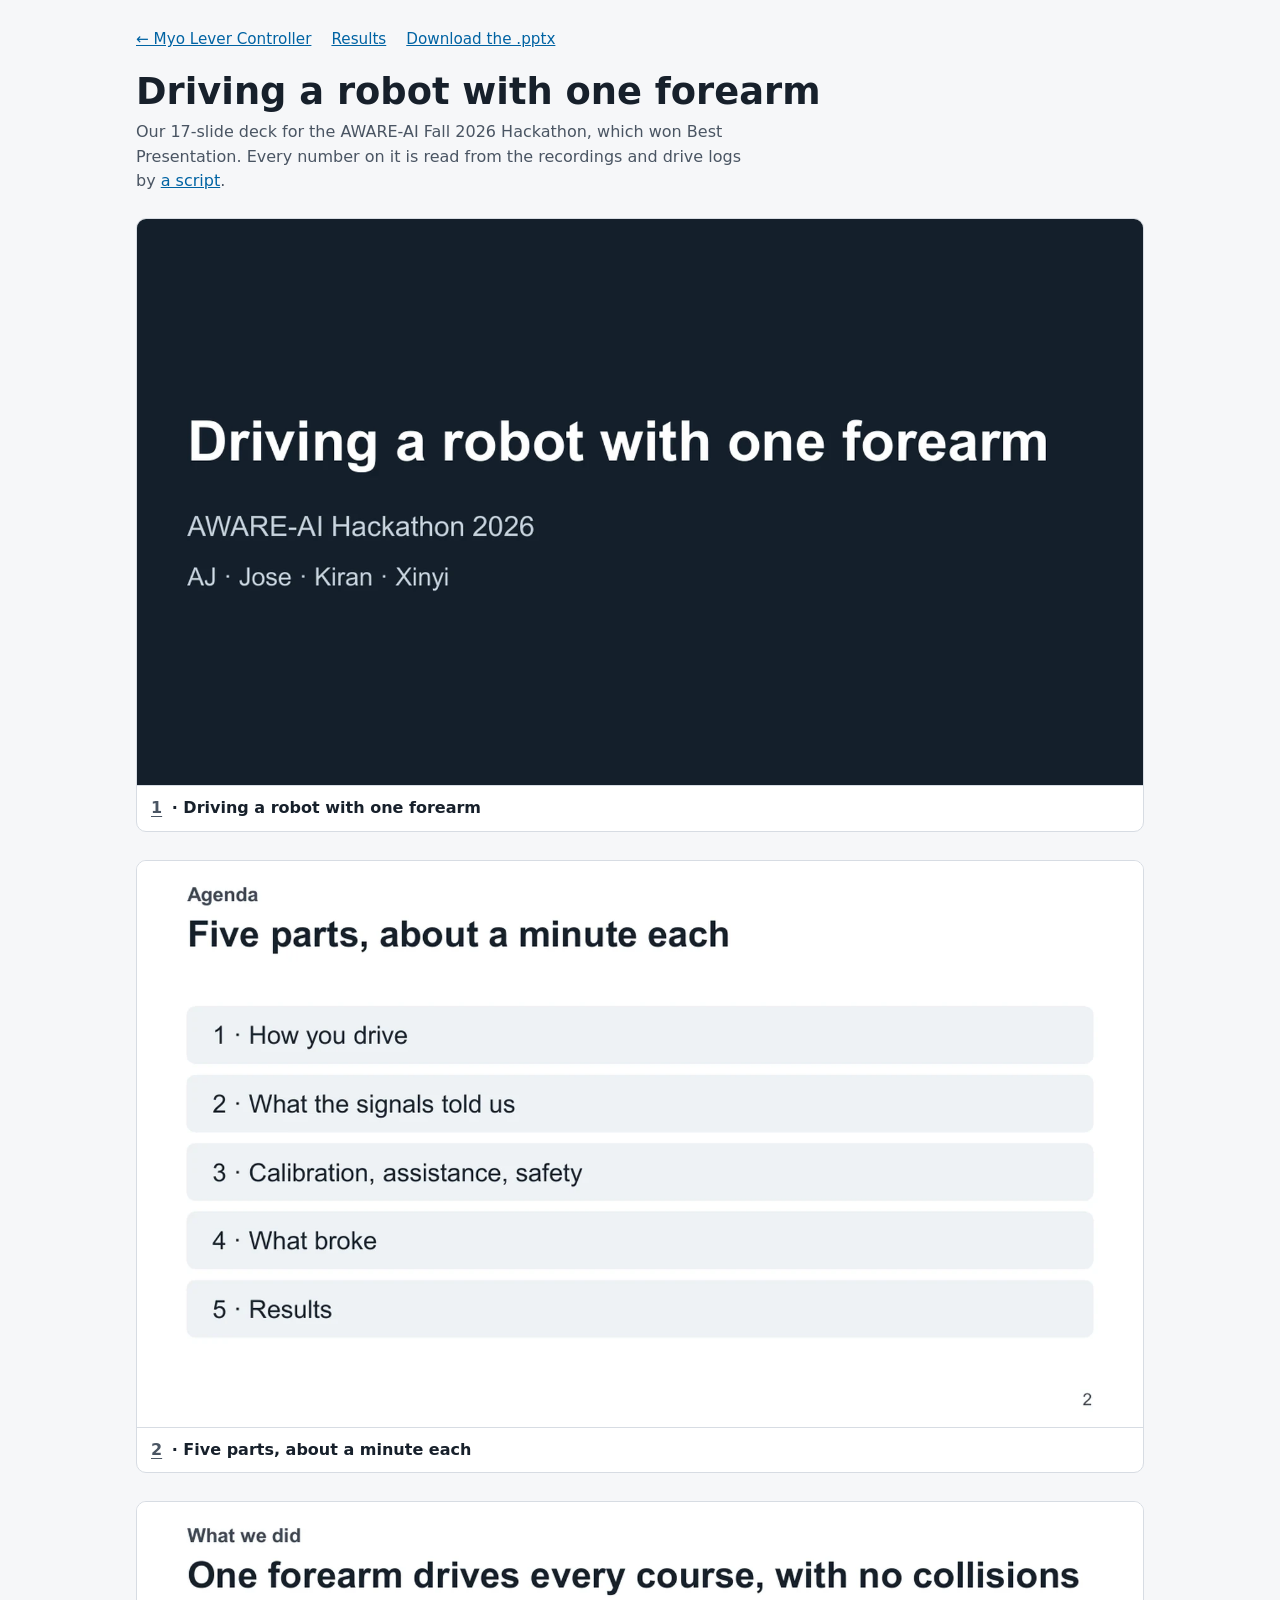
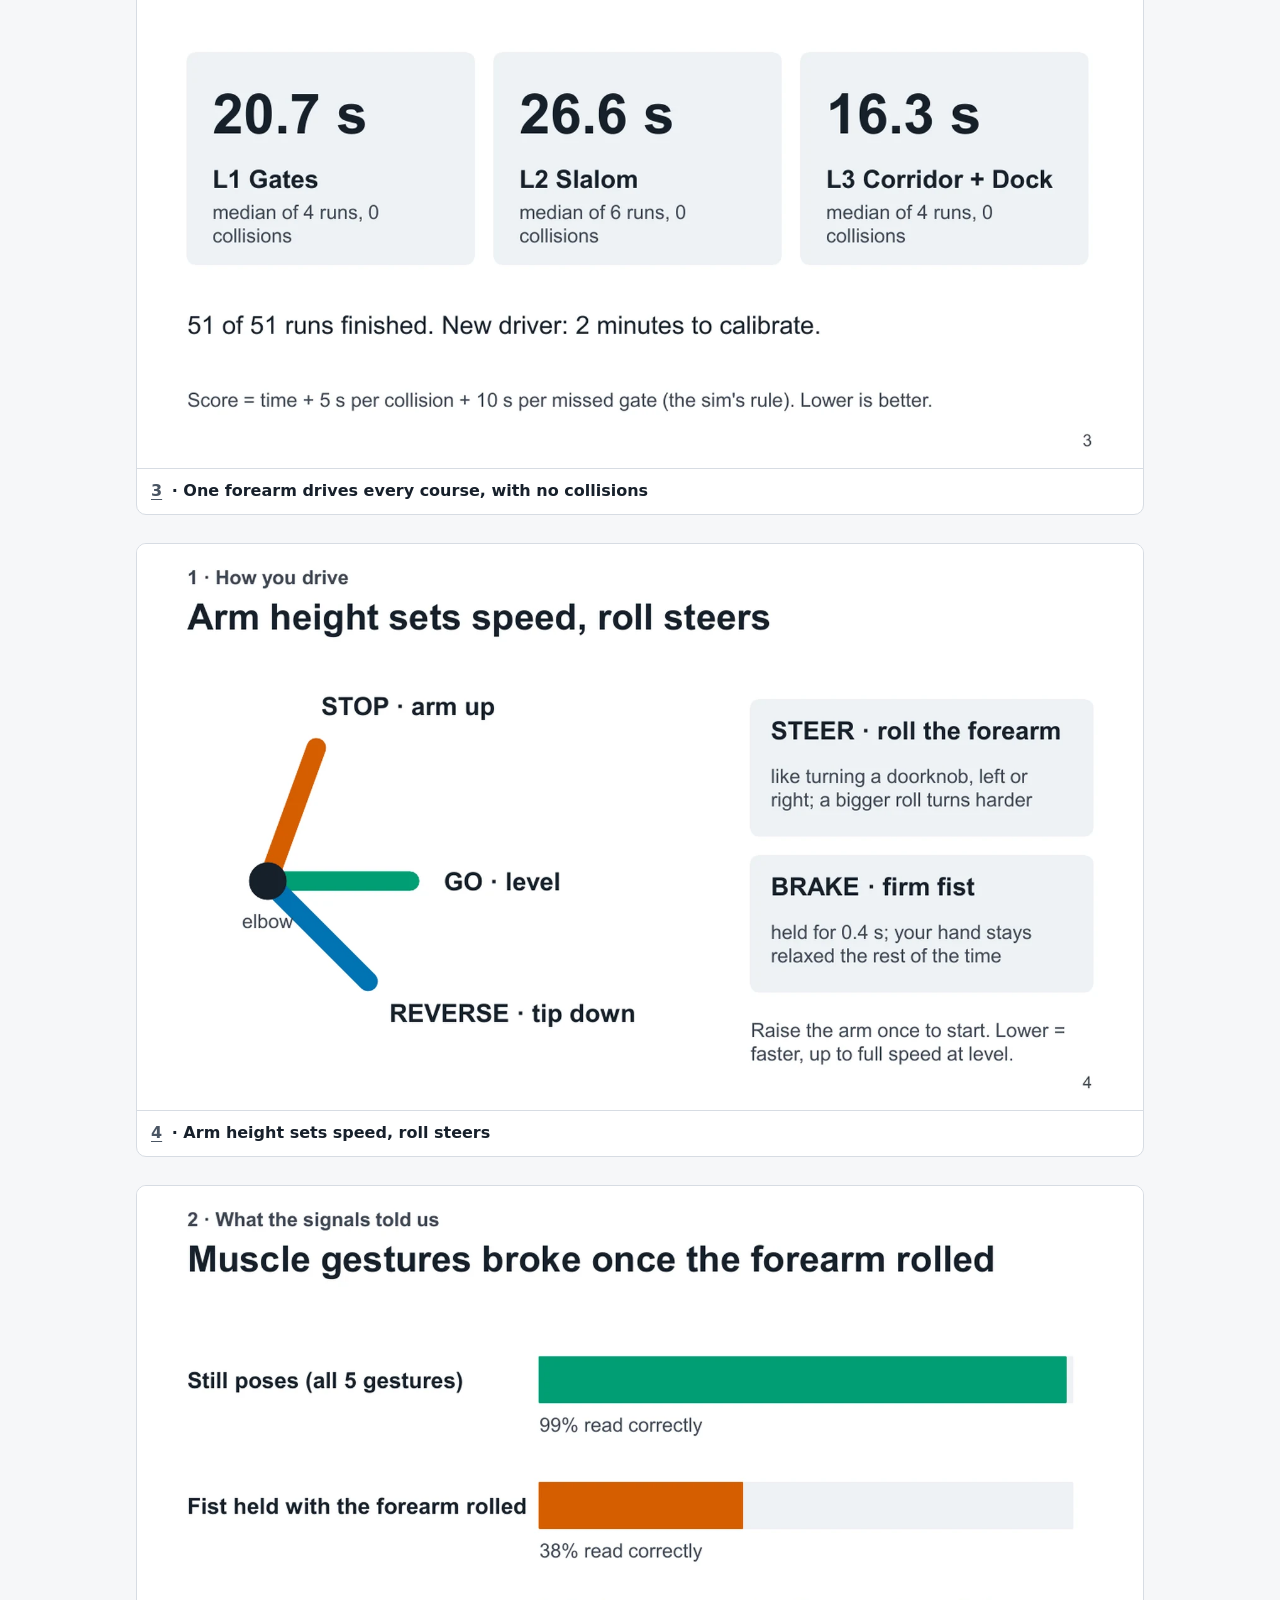
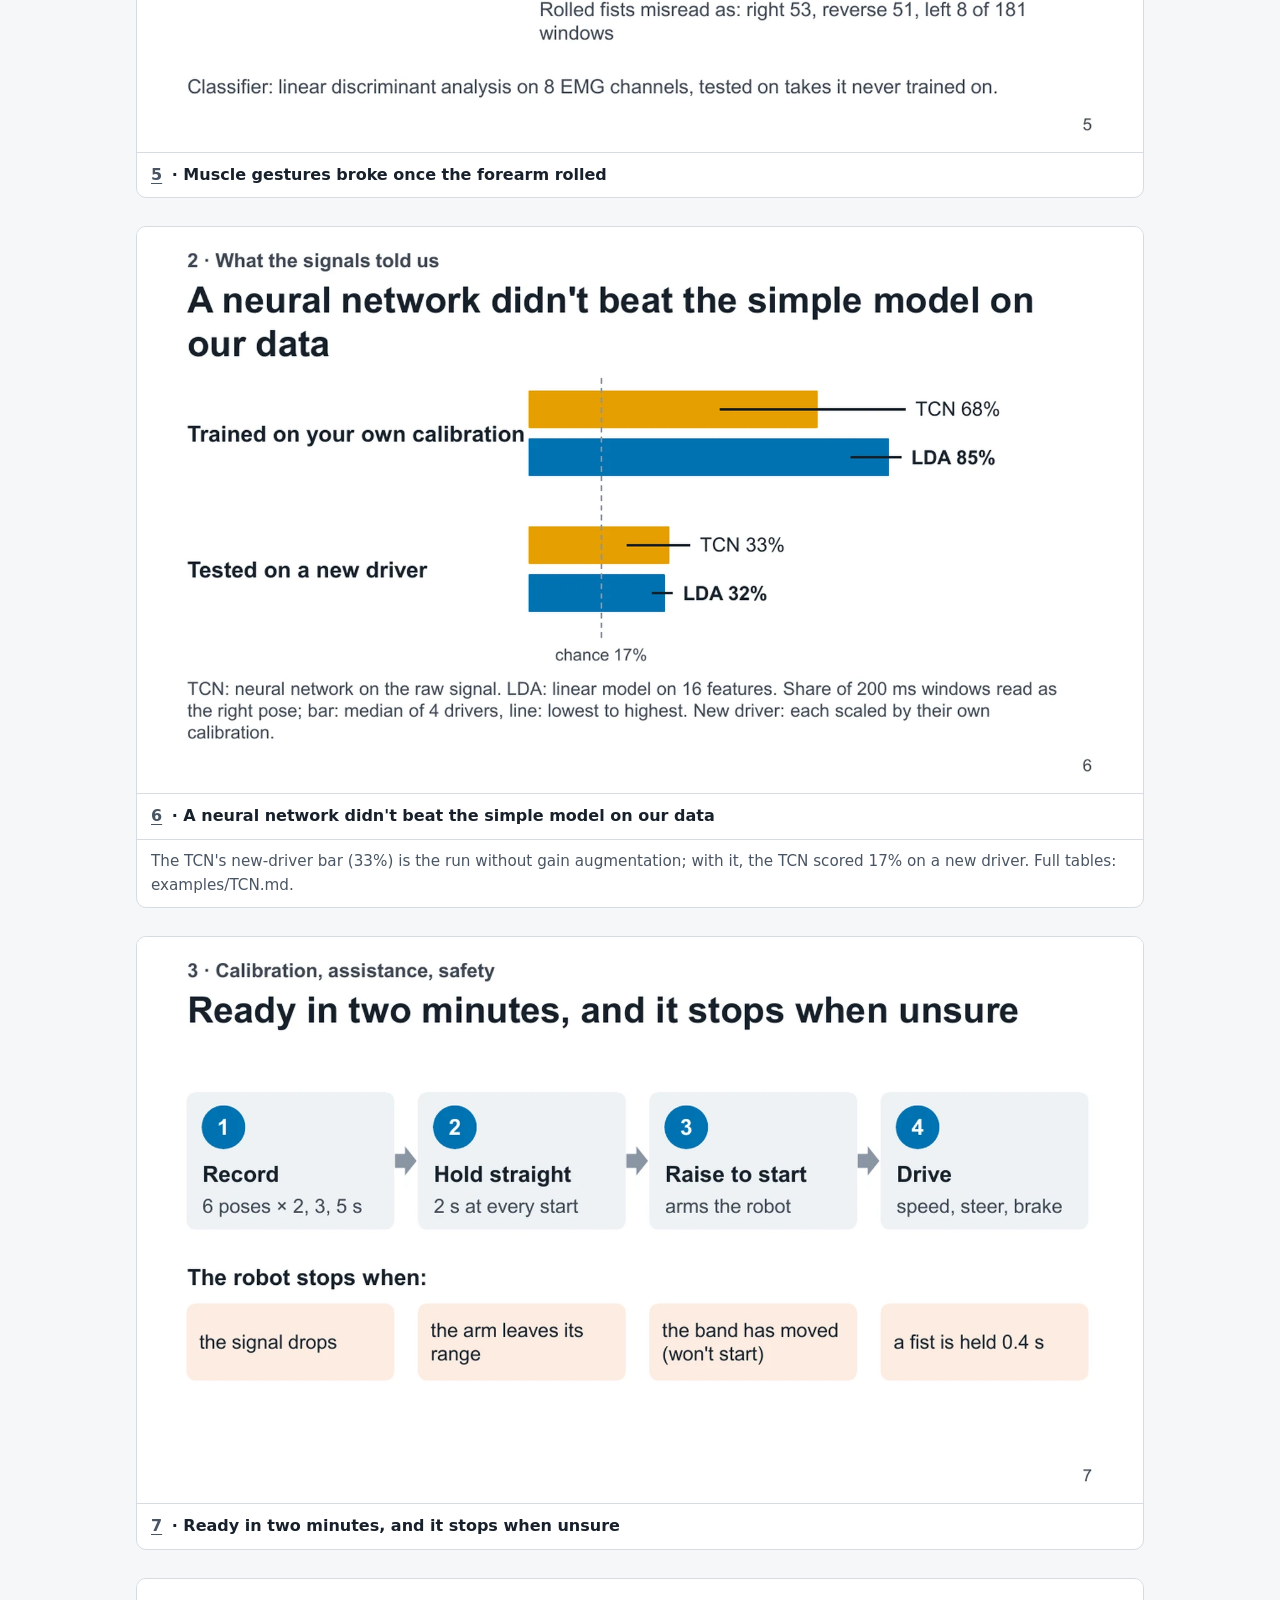
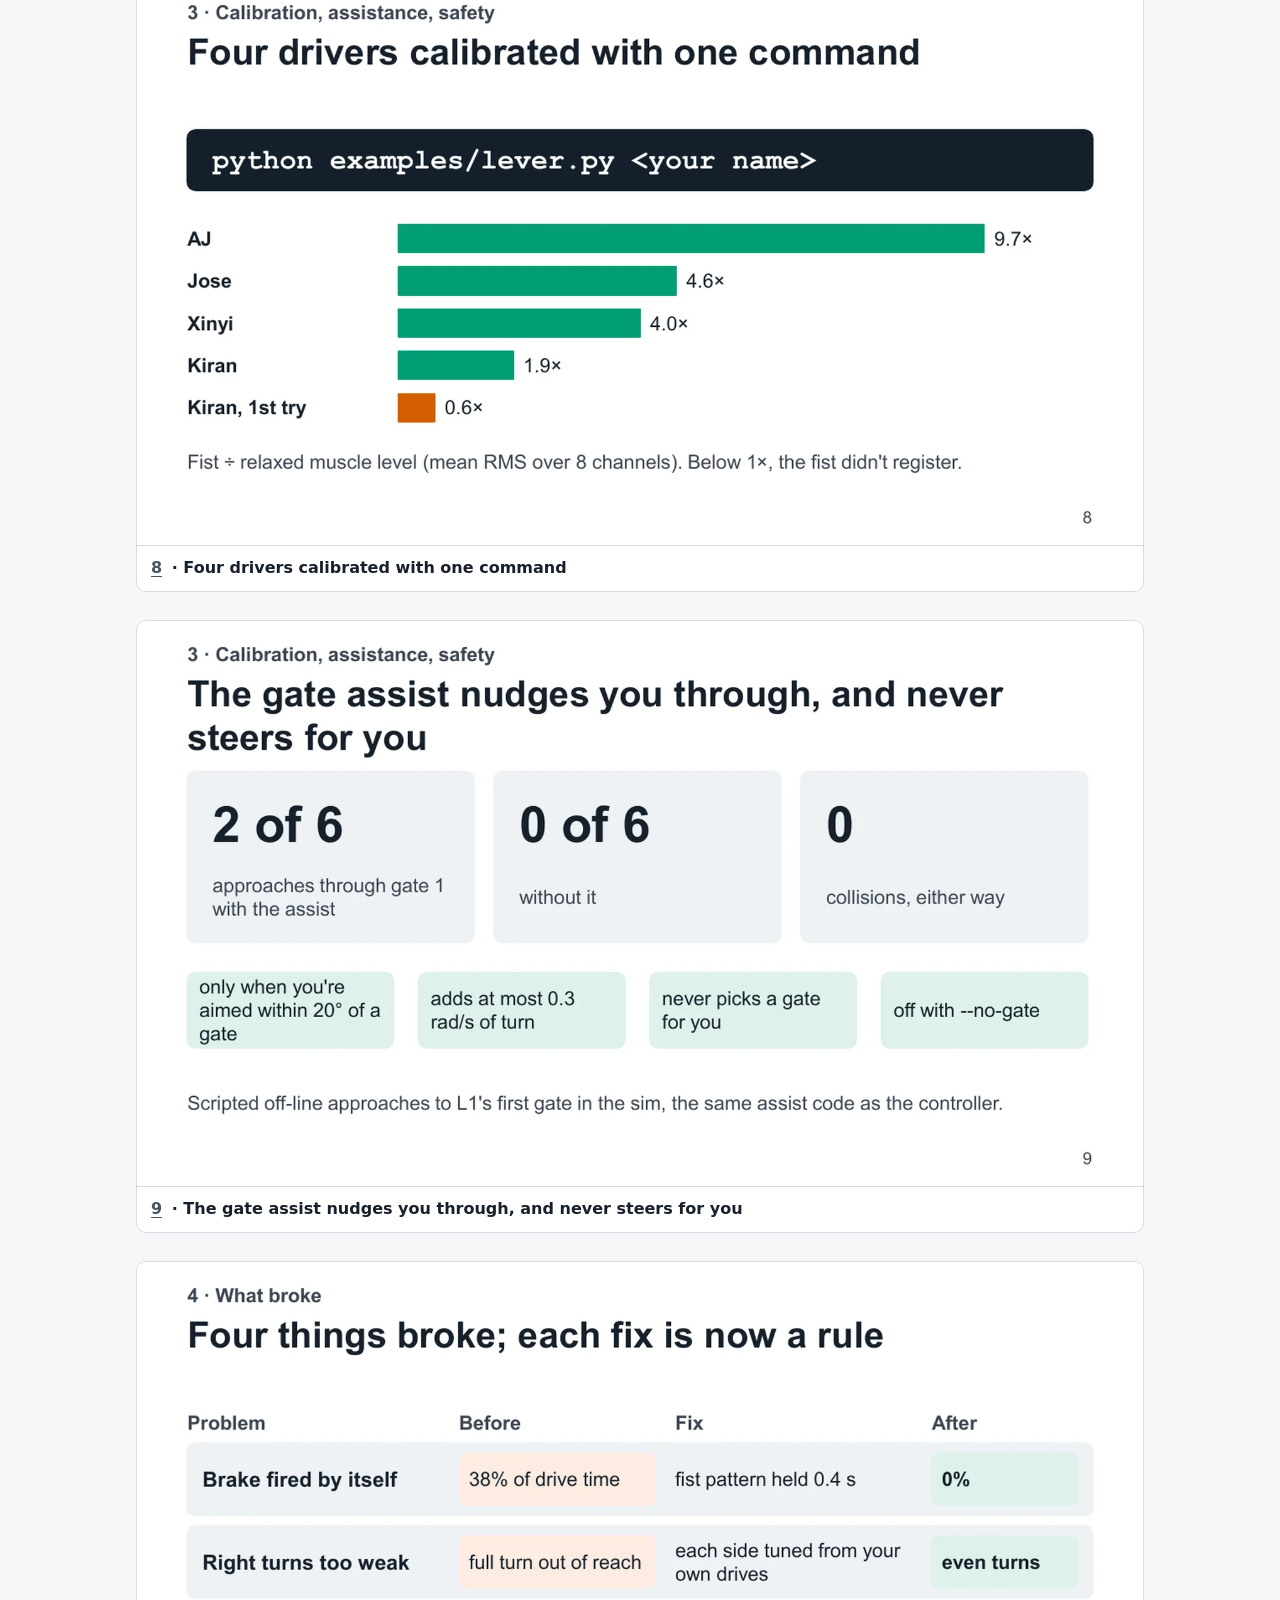
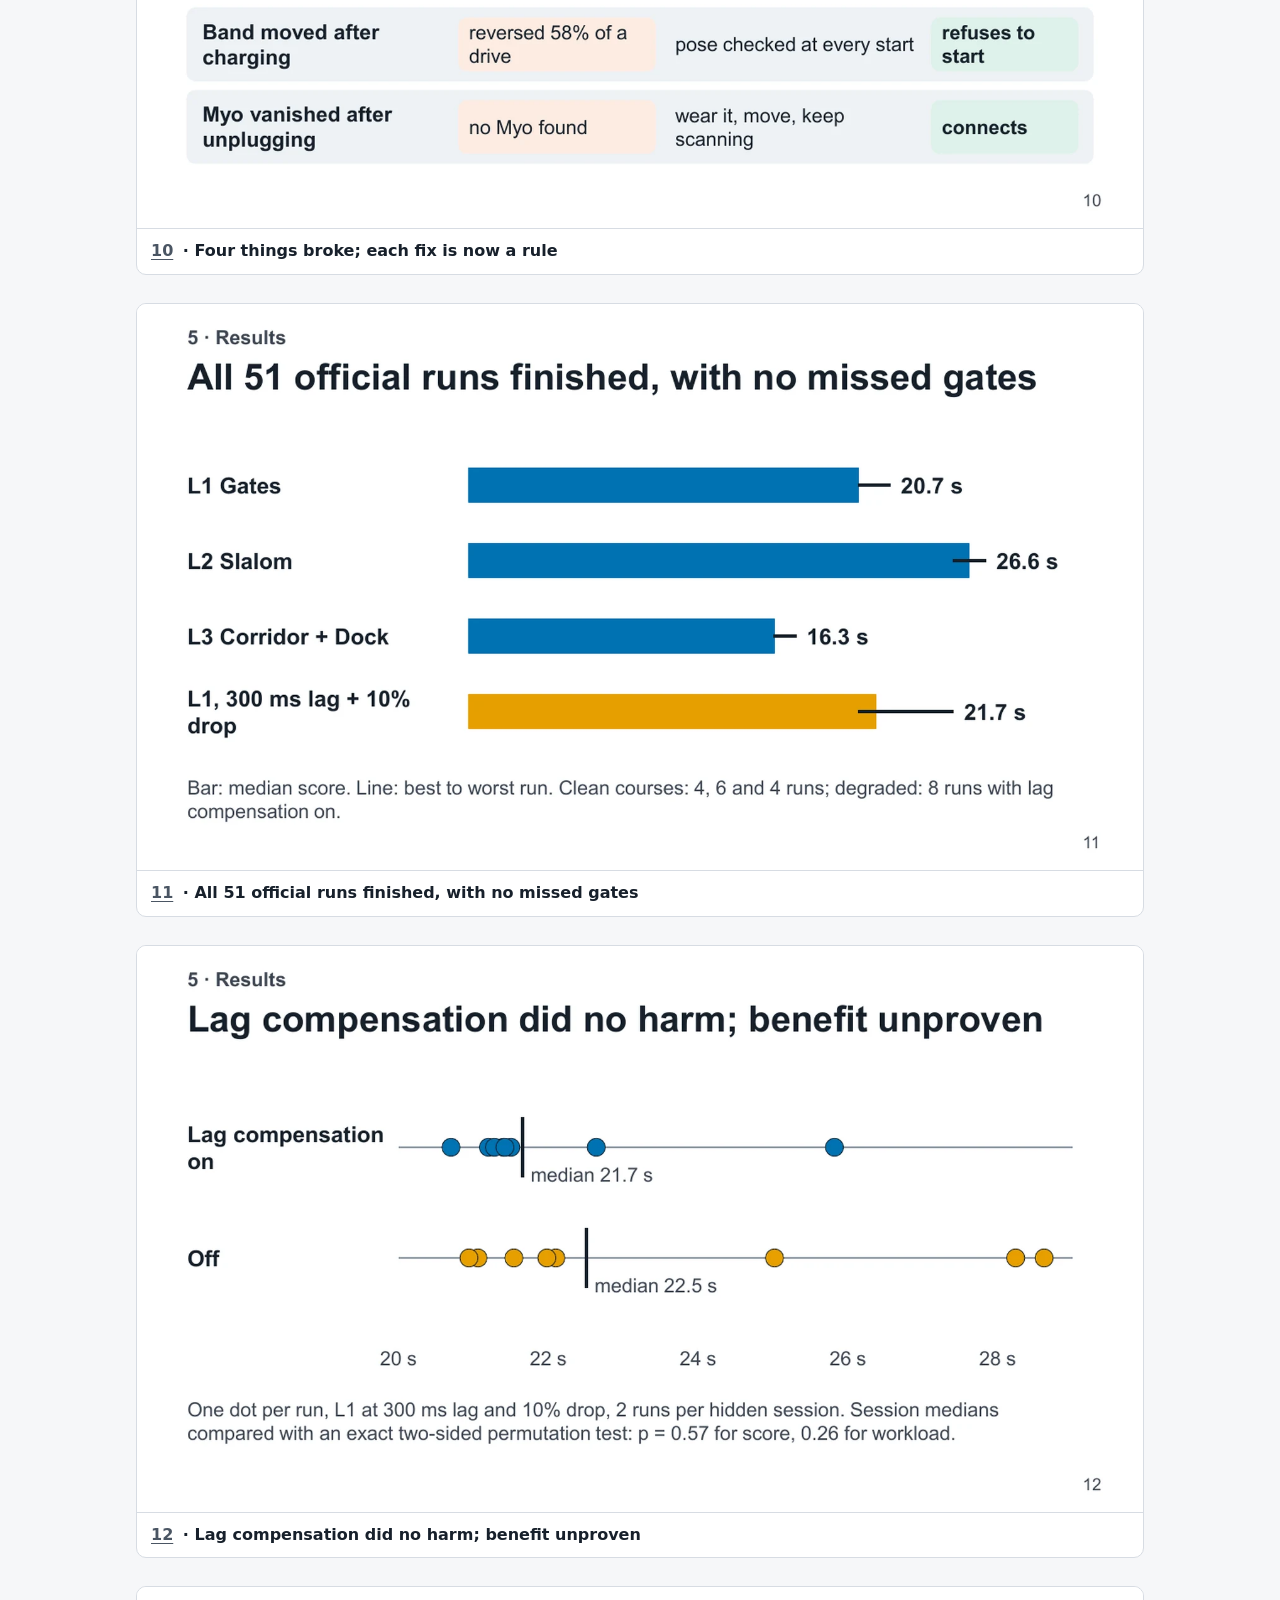
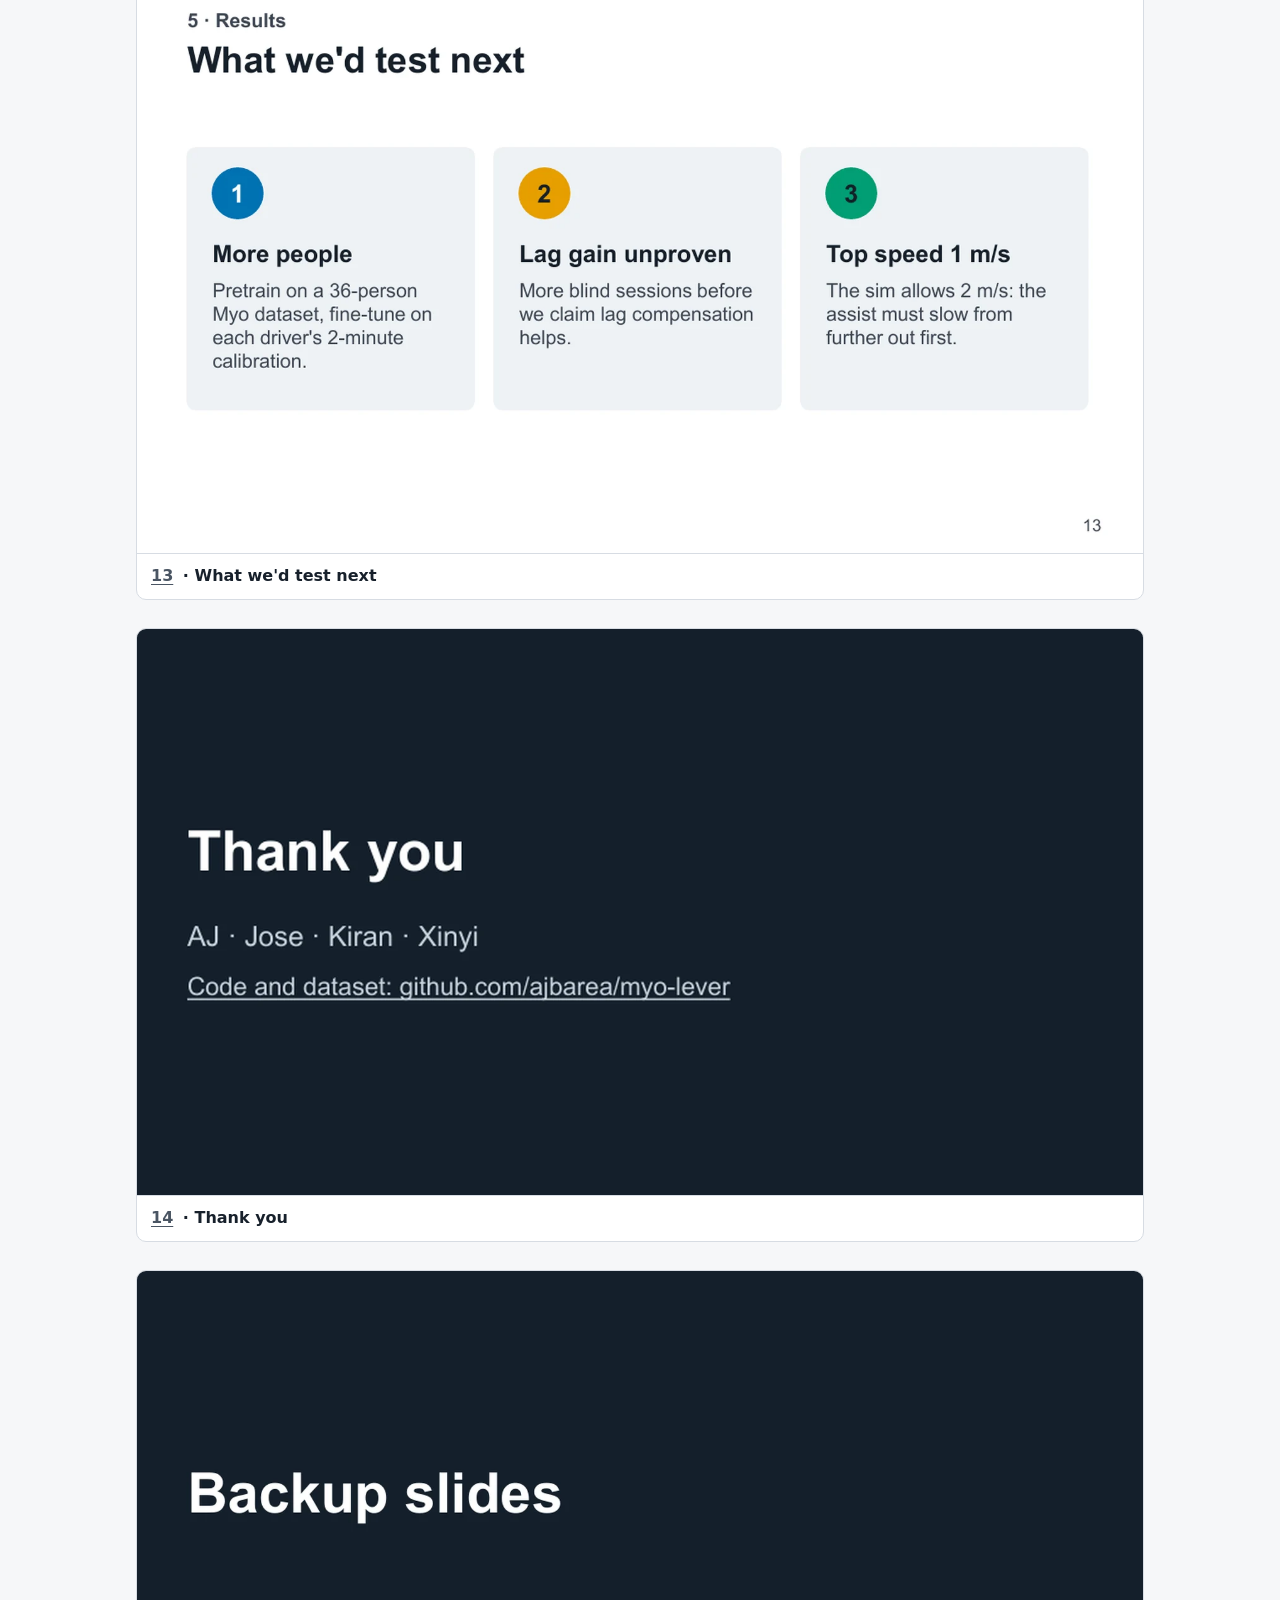
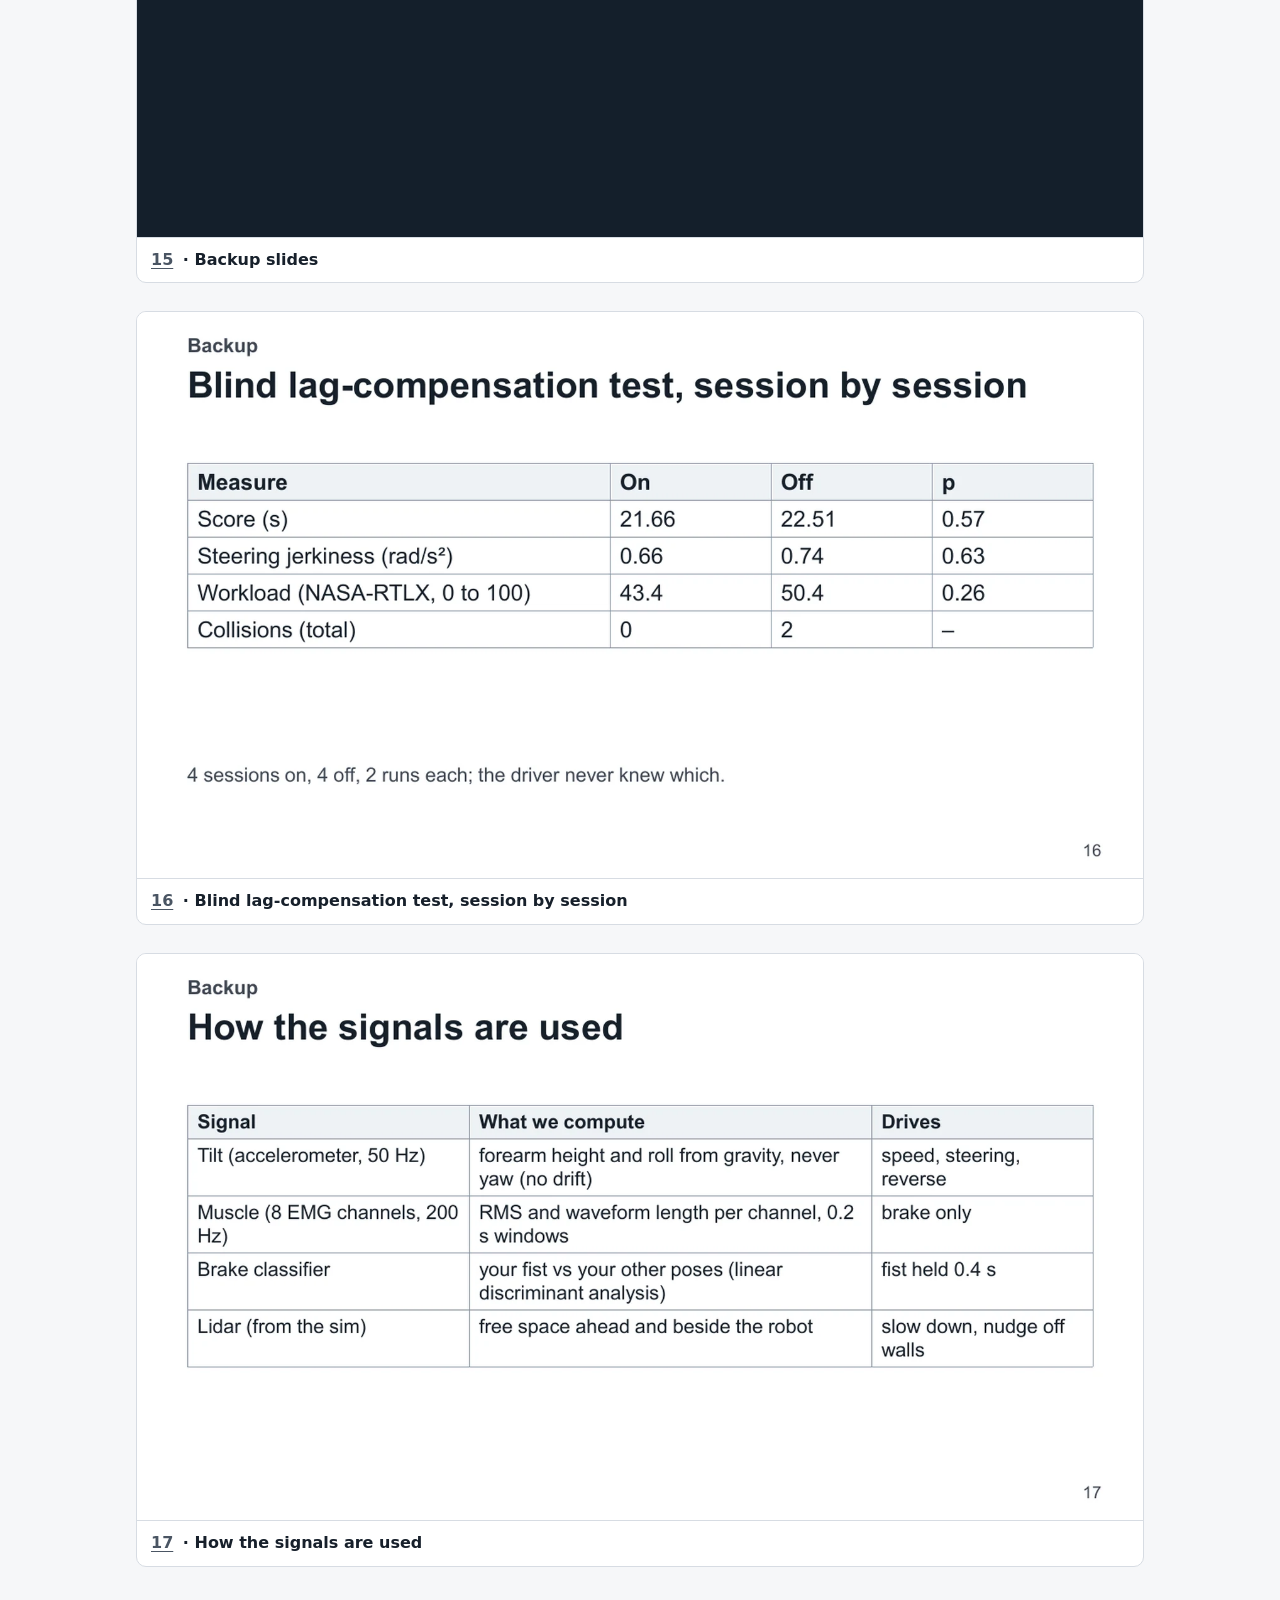
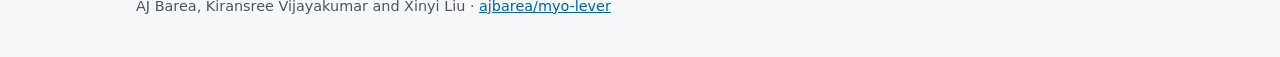
<file: docs/deck/index.html>
<!doctype html>
<html lang="en">
<head>
<meta charset="utf-8">
<meta name="viewport" content="width=device-width, initial-scale=1">
<title>Team Deck · Myo Lever Controller</title>
<meta name="description" content="The team's Best Presentation deck from the AWARE-AI Fall 2026 Hackathon, with what we said on each slide.">
<style>
:root {
  --bg: #f6f7f9; --card: #ffffff; --text: #17202b; --muted: #4a5563; --line: #d7dce3;
  --accent: #0063a3; --focus: #d55e00;
  color-scheme: light dark;
}
@media (prefers-color-scheme: dark) {
  :root { --bg: #0e141b; --card: #17202b; --text: #e8edf3; --muted: #a9b4c2; --line: #2b3746; --accent: #6cb6e8; --focus: #f0a35e; }
}
* { box-sizing: border-box; }
body { margin: 0; background: var(--bg); color: var(--text); font: 16px/1.55 system-ui, -apple-system, "Segoe UI", Roboto, sans-serif; }
header, main, footer { max-width: 1040px; margin: 0 auto; padding: 0 16px; }
header { padding-top: 28px; }
nav { display: flex; flex-wrap: wrap; gap: 8px 20px; font-size: 0.95rem; }
a { color: var(--accent); }
a:focus-visible, summary:focus-visible { outline: 3px solid var(--focus); outline-offset: 2px; border-radius: 4px; }
h1 { font-size: clamp(1.6rem, 4vw, 2.3rem); line-height: 1.2; margin: 18px 0 6px; }
.lead { color: var(--muted); margin: 0 0 24px; max-width: 60ch; }
figure { margin: 0 0 28px; background: var(--card); border: 1px solid var(--line); border-radius: 10px; overflow: hidden; }
figure img { display: block; width: 100%; height: auto; }
figcaption { padding: 10px 14px; font-weight: 600; border-top: 1px solid var(--line); }
figcaption a { color: var(--muted); text-underline-offset: 3px; margin-right: 4px; }
details { padding: 0 14px 12px; }
summary { cursor: pointer; color: var(--accent); }
details p { margin: 8px 0 0; color: var(--text); max-width: 75ch; }
.note { margin: 0; padding: 10px 14px; color: var(--muted); font-size: 0.95rem; border-top: 1px solid var(--line); }
footer { color: var(--muted); font-size: 0.9rem; padding-bottom: 40px; }
</style>
</head>
<body>
<header>
  <nav aria-label="Site">
    <a href="../">← Myo Lever Controller</a>
    <a href="../results/">Results</a>
    <a href="AWARE-AI-Hackathon-Deck.pptx">Download the .pptx</a>
  </nav>
  <h1>Driving a robot with one forearm</h1>
  <p class="lead">Our 17-slide deck for the AWARE-AI Fall 2026 Hackathon, which won Best Presentation. Every number on it is read from the recordings and drive logs by <a href="https://github.com/ajbarea/myo-lever/tree/main/presentations/aware-ai-deck">a script</a>.</p>
</header>
<main>
<figure id="s1"><img src="slides/slide-01.webp" width="1600" height="900" loading="eager" alt="Driving a robot with one forearm. AWARE-AI Hackathon 2026. AJ · Jose · Kiran · Xinyi."><figcaption><a href="#s1">1</a> · Driving a robot with one forearm</figcaption></figure>
<figure id="s2"><img src="slides/slide-02.webp" width="1600" height="900" loading="lazy" alt="Agenda. Five parts, about a minute each. 1 · How you drive. 2 · What the signals told us. 3 · Calibration, assistance, safety. 4 · What broke. 5 · Results."><figcaption><a href="#s2">2</a> · Five parts, about a minute each</figcaption></figure>
<figure id="s3"><img src="slides/slide-03.webp" width="1600" height="900" loading="lazy" alt="What we did. One forearm drives every course, with no collisions. 20.7 s. L1 Gates. median of 4 runs, 0 collisions. 26.6 s. L2 Slalom. median of 6 runs, 0 collisions. 16.3 s. L3 Corridor + Dock. median of 4 runs, 0 collisions. 51 of 51 runs finished. New driver: 2 minutes to calibrate. Score = time + 5 s per collision + 10 s per missed gate (the sim&#x27;s rule). Lower is better."><figcaption><a href="#s3">3</a> · One forearm drives every course, with no collisions</figcaption></figure>
<figure id="s4"><img src="slides/slide-04.webp" width="1600" height="900" loading="lazy" alt="1 · How you drive. Arm height sets speed, roll steers. STOP · arm up. GO · level. REVERSE · tip down. elbow. STEER · roll the forearm. like turning a doorknob, left or right; a bigger roll turns harder. BRAKE · firm fist. held for 0.4 s; your hand stays relaxed the rest of the time. Raise the arm once to start. Lower = faster, up to full speed at level."><figcaption><a href="#s4">4</a> · Arm height sets speed, roll steers</figcaption></figure>
<figure id="s5"><img src="slides/slide-05.webp" width="1600" height="900" loading="lazy" alt="2 · What the signals told us. Muscle gestures broke once the forearm rolled. Still poses (all 5 gestures). 99% read correctly. Fist held with the forearm rolled. 38% read correctly. Rolled fists misread as: right 53, reverse 51, left 8 of 181 windows. Classifier: linear discriminant analysis on 8 EMG channels, tested on takes it never trained on."><figcaption><a href="#s5">5</a> · Muscle gestures broke once the forearm rolled</figcaption></figure>
<figure id="s6"><img src="slides/slide-06.webp" width="1600" height="900" loading="lazy" alt="2 · What the signals told us. A neural network didn&#x27;t beat the simple model on our data. Trained on your own calibration. TCN 68%. LDA 85%. Tested on a new driver. TCN 33%. LDA 32%. chance 17%. TCN: neural network on the raw signal. LDA: linear model on 16 features. Share of 200 ms windows read as the right pose; bar: median of 4 drivers, line: lowest to highest. New driver: each scaled by their own calibration."><figcaption><a href="#s6">6</a> · A neural network didn&#x27;t beat the simple model on our data</figcaption><p class="note">The TCN&#x27;s new-driver bar (33%) is the run without gain augmentation; with it, the TCN scored 17% on a new driver. Full tables: examples/TCN.md.</p></figure>
<figure id="s7"><img src="slides/slide-07.webp" width="1600" height="900" loading="lazy" alt="3 · Calibration, assistance, safety. Ready in two minutes, and it stops when unsure. 1. Record. 6 poses × 2, 3, 5 s. 2. Hold straight. 2 s at every start. 3. Raise to start. arms the robot. 4. Drive. speed, steer, brake. The robot stops when: the signal drops. the arm leaves its range. the band has moved (won&#x27;t start). a fist is held 0.4 s."><figcaption><a href="#s7">7</a> · Ready in two minutes, and it stops when unsure</figcaption></figure>
<figure id="s8"><img src="slides/slide-08.webp" width="1600" height="900" loading="lazy" alt="3 · Calibration, assistance, safety. Four drivers calibrated with one command. python examples/lever.py &lt;your name&gt;. AJ. 9.7×. Jose. 4.6×. Xinyi. 4.0×. Kiran. 1.9×. Kiran, 1st try. 0.6×. Fist ÷ relaxed muscle level (mean RMS over 8 channels). Below 1×, the fist didn&#x27;t register."><figcaption><a href="#s8">8</a> · Four drivers calibrated with one command</figcaption></figure>
<figure id="s9"><img src="slides/slide-09.webp" width="1600" height="900" loading="lazy" alt="3 · Calibration, assistance, safety. The gate assist nudges you through, and never steers for you. 2 of 6. approaches through gate 1 with the assist. 0 of 6. without it. 0. collisions, either way. only when you&#x27;re aimed within 20° of a gate. adds at most 0.3 rad/s of turn. never picks a gate for you. off with --no-gate. Scripted off-line approaches to L1&#x27;s first gate in the sim, the same assist code as the controller."><figcaption><a href="#s9">9</a> · The gate assist nudges you through, and never steers for you</figcaption></figure>
<figure id="s10"><img src="slides/slide-10.webp" width="1600" height="900" loading="lazy" alt="4 · What broke. Four things broke; each fix is now a rule. Problem. Before. Fix. After. Brake fired by itself. 38% of drive time. fist pattern held 0.4 s. 0%. Right turns too weak. full turn out of reach. each side tuned from your own drives. even turns. Band moved after charging. reversed 58% of a drive. pose checked at every start. refuses to start. Myo vanished after unplugging. no Myo found. wear it, move, keep scanning. connects."><figcaption><a href="#s10">10</a> · Four things broke; each fix is now a rule</figcaption></figure>
<figure id="s11"><img src="slides/slide-11.webp" width="1600" height="900" loading="lazy" alt="5 · Results. All 51 official runs finished, with no missed gates. L1 Gates. 20.7 s. L2 Slalom. 26.6 s. L3 Corridor + Dock. 16.3 s. L1, 300 ms lag + 10% drop. 21.7 s. Bar: median score. Line: best to worst run. Clean courses: 4, 6 and 4 runs; degraded: 8 runs with lag compensation on."><figcaption><a href="#s11">11</a> · All 51 official runs finished, with no missed gates</figcaption></figure>
<figure id="s12"><img src="slides/slide-12.webp" width="1600" height="900" loading="lazy" alt="5 · Results. Lag compensation did no harm; benefit unproven. Lag compensation on. median 21.7 s. Off. median 22.5 s. 20 s. 22 s. 24 s. 26 s. 28 s. One dot per run, L1 at 300 ms lag and 10% drop, 2 runs per hidden session. Session medians compared with an exact two-sided permutation test: p = 0.57 for score, 0.26 for workload."><figcaption><a href="#s12">12</a> · Lag compensation did no harm; benefit unproven</figcaption></figure>
<figure id="s13"><img src="slides/slide-13.webp" width="1600" height="900" loading="lazy" alt="5 · Results. What we&#x27;d test next. 1. More people. Pretrain on a 36-person Myo dataset, fine-tune on each driver&#x27;s 2-minute calibration. 2. Lag gain unproven. More blind sessions before we claim lag compensation helps. 3. Top speed 1 m/s. The sim allows 2 m/s: the assist must slow from further out first."><figcaption><a href="#s13">13</a> · What we&#x27;d test next</figcaption></figure>
<figure id="s14"><img src="slides/slide-14.webp" width="1600" height="900" loading="lazy" alt="Thank you. AJ · Jose · Kiran · Xinyi. Code and dataset: github.com/ajbarea/myo-lever."><figcaption><a href="#s14">14</a> · Thank you</figcaption></figure>
<figure id="s15"><img src="slides/slide-15.webp" width="1600" height="900" loading="lazy" alt="Backup slides."><figcaption><a href="#s15">15</a> · Backup slides</figcaption></figure>
<figure id="s16"><img src="slides/slide-16.webp" width="1600" height="900" loading="lazy" alt="Backup. Blind lag-compensation test, session by session. Measure | On | Off | p. Score (s) | 21.66 | 22.51 | 0.57. Steering jerkiness (rad/s²) | 0.66 | 0.74 | 0.63. Workload (NASA-RTLX, 0 to 100) | 43.4 | 50.4 | 0.26. Collisions (total) | 0 | 2 | –. 4 sessions on, 4 off, 2 runs each; the driver never knew which."><figcaption><a href="#s16">16</a> · Blind lag-compensation test, session by session</figcaption></figure>
<figure id="s17"><img src="slides/slide-17.webp" width="1600" height="900" loading="lazy" alt="Backup. How the signals are used. Signal | What we compute | Drives. Tilt (accelerometer, 50 Hz) | forearm height and roll from gravity, never yaw (no drift) | speed, steering, reverse. Muscle (8 EMG channels, 200 Hz) | RMS and waveform length per channel, 0.2 s windows | brake only. Brake classifier | your fist vs your other poses (linear discriminant analysis) | fist held 0.4 s. Lidar (from the sim) | free space ahead and beside the robot | slow down, nudge off walls."><figcaption><a href="#s17">17</a> · How the signals are used</figcaption></figure>
</main>
<footer>AJ Barea, Kiransree Vijayakumar and Xinyi Liu · <a href="https://github.com/ajbarea/myo-lever">ajbarea/myo-lever</a></footer>
</body>
</html>
</file>
